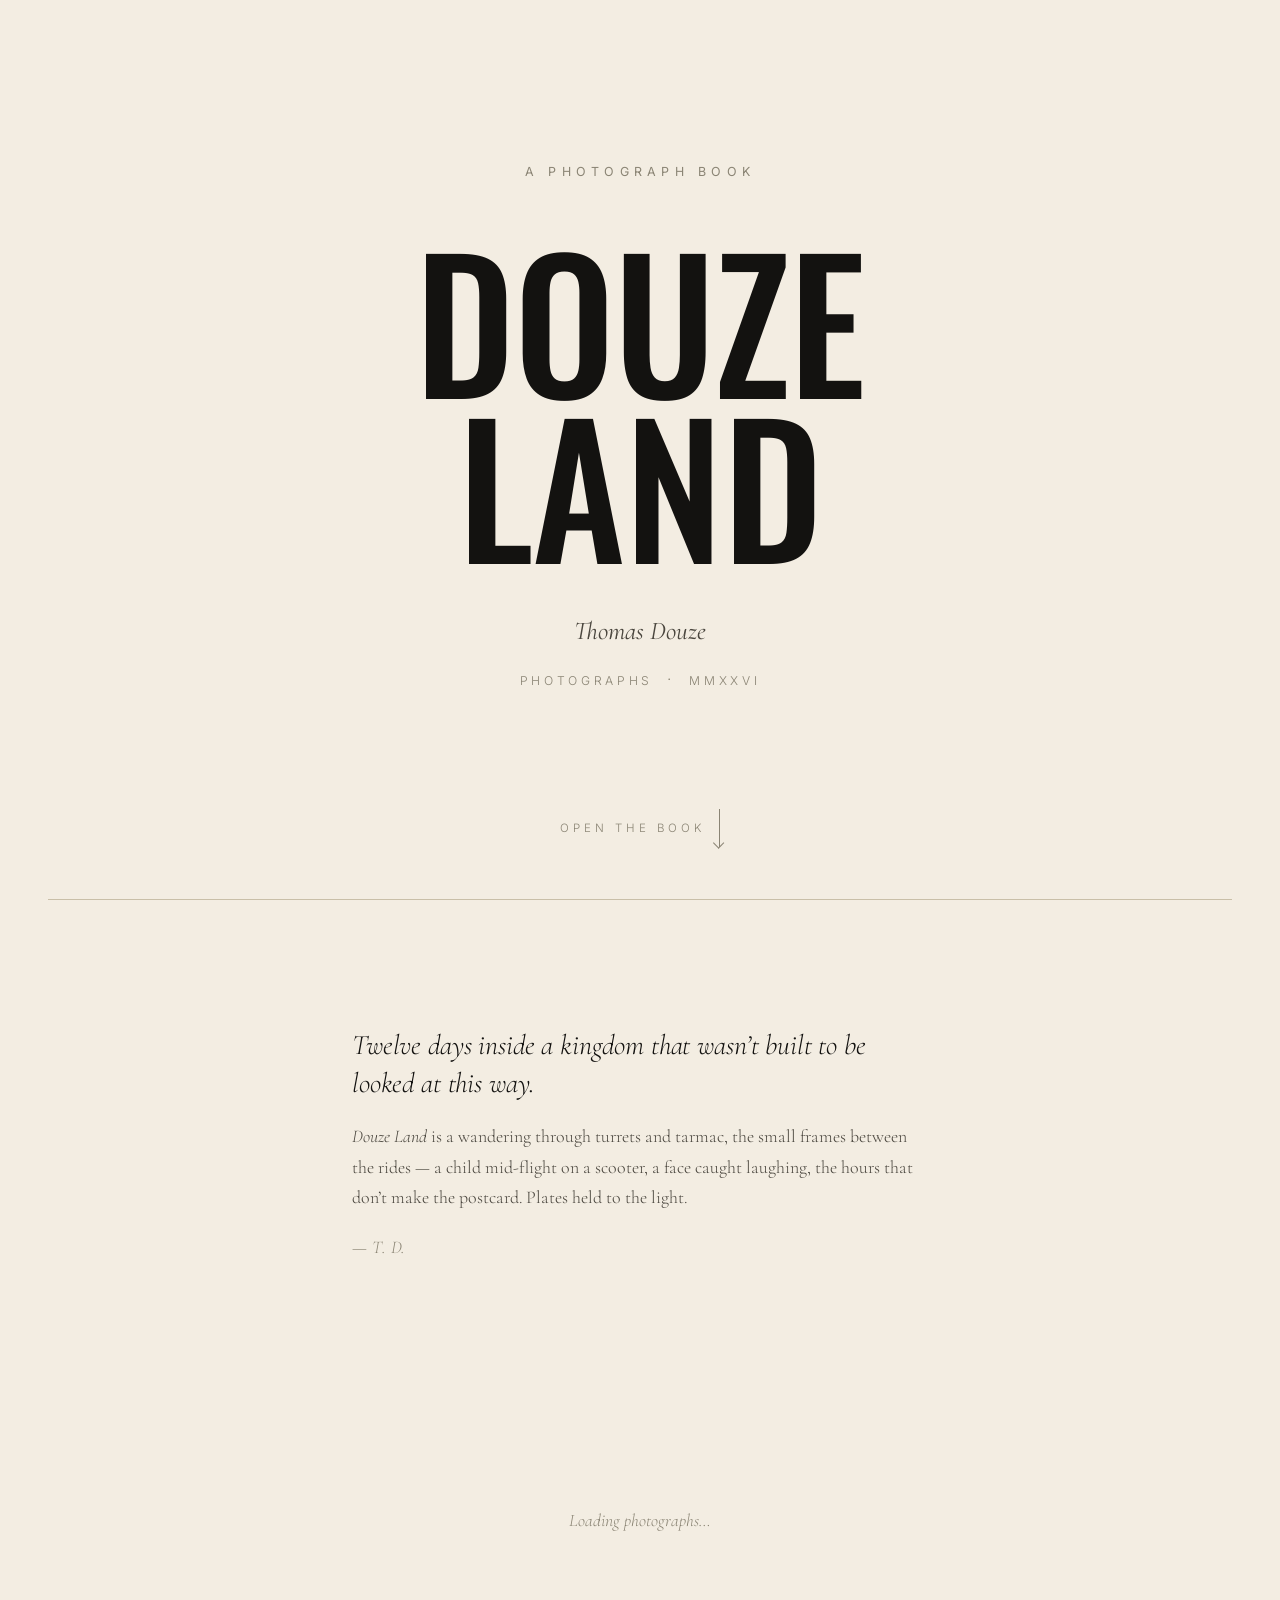
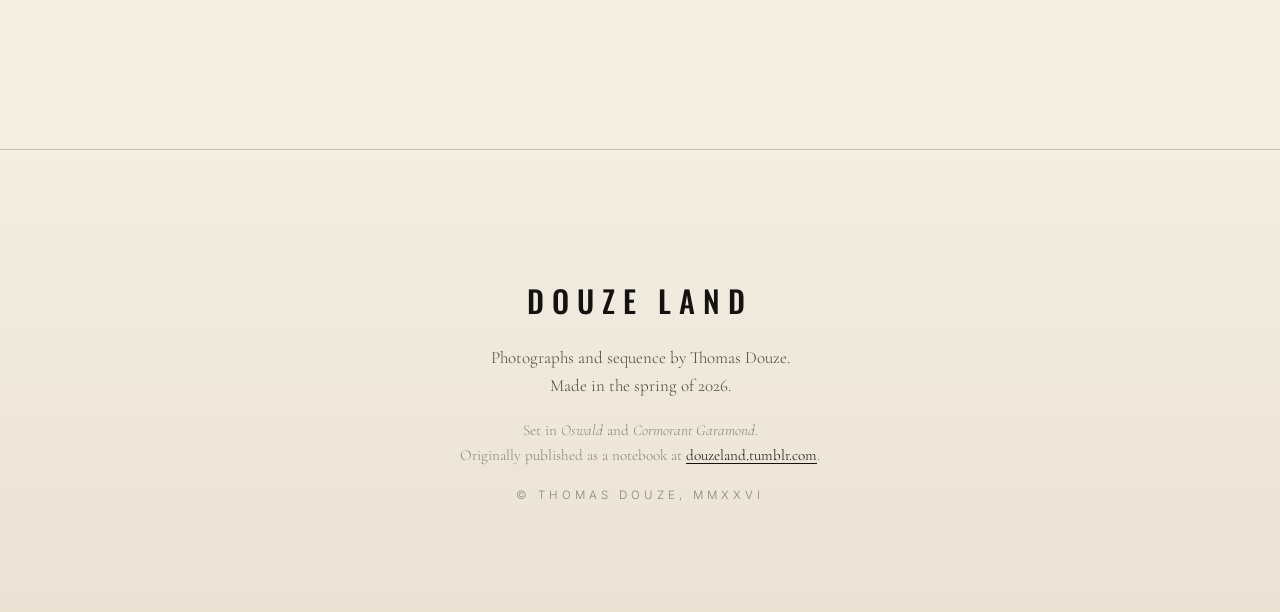
<file: index.html>
<!doctype html>
<html lang="en">
<head>
<meta charset="utf-8">
<meta name="viewport" content="width=device-width,initial-scale=1">
<title>Douze Land — Thomas Douze</title>
<meta name="description" content="Douze Land — a photograph book by Thomas Douze.">
<meta property="og:title" content="Douze Land">
<meta property="og:description" content="A photograph book by Thomas Douze.">
<meta property="og:type" content="website">
<link rel="preconnect" href="https://fonts.googleapis.com">
<link rel="preconnect" href="https://fonts.gstatic.com" crossorigin>
<link href="https://fonts.googleapis.com/css2?family=Oswald:wght@300;400;500;600;700&family=Cormorant+Garamond:ital,wght@0,300;0,400;0,500;1,300;1,400&family=Inter:wght@300;400;500&display=swap" rel="stylesheet">
<link rel="stylesheet" href="styles.css">
<script async src="https://www.googletagmanager.com/gtag/js?id=G-Y2PKR2R0RH"></script>
<script>
  window.dataLayer = window.dataLayer || [];
  function gtag(){dataLayer.push(arguments);}
  gtag('js', new Date());
  gtag('config', 'G-Y2PKR2R0RH');
</script>
</head>
<body>
  <a class="skip" href="#plates">Skip to photographs</a>

  <header class="cover" role="banner">
    <div class="cover__inner">
      <p class="cover__kicker">A photograph book</p>
      <h1 class="cover__title">
        <span class="cover__title-line">Douze</span>
        <span class="cover__title-line">Land</span>
      </h1>
      <p class="cover__author">Thomas&nbsp;Douze</p>
      <div class="cover__meta">
        <span class="cover__meta-count">Photographs</span>
        <span class="cover__meta-dot" aria-hidden="true">·</span>
        <span>MMXXVI</span>
      </div>
    </div>
    <a class="cover__scroll" href="#preface" aria-label="Begin">
      <span>Open the book</span>
      <span class="cover__arrow" aria-hidden="true"></span>
    </a>
  </header>

  <section class="preface" id="preface">
    <div class="preface__inner">
      <p class="preface__lede">Twelve days inside a kingdom that wasn&rsquo;t built to be looked at this way.</p>
      <p>
        <em>Douze Land</em> is a wandering through turrets and tarmac, the small
        frames between the rides &mdash; a child mid-flight on a scooter, a face caught
        laughing, the hours that don&rsquo;t make the postcard. Plates held to the light.
      </p>
      <p class="preface__sign">&mdash; T.&thinsp;D.</p>
    </div>
  </section>

  <main class="plates" id="plates" aria-busy="true">
    <p class="plates__loading">Loading photographs&hellip;</p>
  </main>

  <footer class="colophon">
    <div class="colophon__inner">
      <p class="colophon__mark">Douze Land</p>
      <p>
        Photographs and sequence by Thomas Douze.<br>
        Made in the spring of 2026.
      </p>
      <p class="colophon__credit">
        Set in <em>Oswald</em> and <em>Cormorant Garamond</em>.<br>
        Originally published as a notebook at
        <a href="https://douzeland.tumblr.com" rel="noopener">douzeland.tumblr.com</a>.
      </p>
      <p class="colophon__copy">&copy; Thomas Douze, MMXXVI</p>
    </div>
  </footer>

  <div class="lightbox" id="lightbox" hidden aria-hidden="true" role="dialog" aria-label="Photograph viewer">
    <button class="lightbox__close" aria-label="Close">&times;</button>
    <button class="lightbox__nav lightbox__nav--prev" aria-label="Previous photograph">&larr;</button>
    <figure class="lightbox__figure">
      <img class="lightbox__img" alt="">
      <figcaption class="lightbox__caption"></figcaption>
    </figure>
    <button class="lightbox__nav lightbox__nav--next" aria-label="Next photograph">&rarr;</button>
  </div>

  <script src="vendor/supabase.min.js" defer></script>
  <script src="config.js" defer></script>
  <script src="script.js" defer></script>
</body>
</html>
</file>
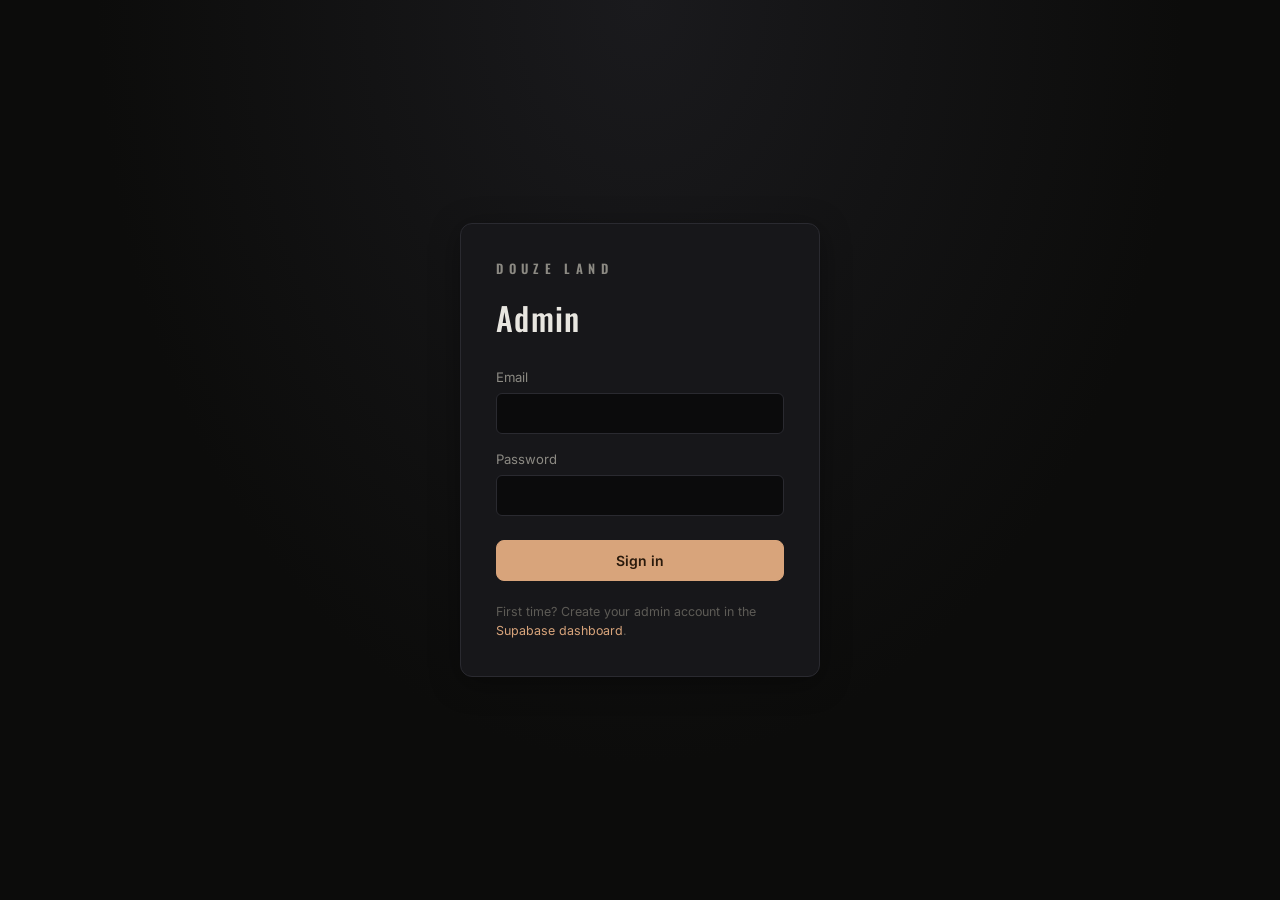
<file: admin.html>
<!doctype html>
<html lang="en">
<head>
<meta charset="utf-8">
<meta name="viewport" content="width=device-width,initial-scale=1">
<meta name="robots" content="noindex,nofollow">
<title>Douze Land — Admin</title>
<link rel="preconnect" href="https://fonts.googleapis.com">
<link rel="preconnect" href="https://fonts.gstatic.com" crossorigin>
<link href="https://fonts.googleapis.com/css2?family=Oswald:wght@400;500;600&family=Inter:wght@400;500;600&display=swap" rel="stylesheet">
<link rel="stylesheet" href="admin.css">
</head>
<body>

<!-- LOGIN -->
<section class="login" id="login" hidden>
  <div class="login__card">
    <p class="login__brand">DOUZE LAND</p>
    <h1 class="login__title">Admin</h1>
    <form id="login-form" class="login__form">
      <label>
        <span>Email</span>
        <input type="email" name="email" required autocomplete="username">
      </label>
      <label>
        <span>Password</span>
        <input type="password" name="password" required autocomplete="current-password" minlength="6">
      </label>
      <button type="submit" class="btn btn--primary">Sign in</button>
      <p class="login__error" id="login-error" hidden></p>
    </form>
    <p class="login__hint">
      First time? Create your admin account in the
      <a href="https://supabase.com/dashboard/project/sfavcvosruihezvgyjoj/auth/users" target="_blank" rel="noopener">Supabase dashboard</a>.
    </p>
  </div>
</section>

<!-- APP -->
<section class="app" id="app" hidden>
  <header class="topbar">
    <div class="topbar__left">
      <a class="topbar__brand" href="./" title="Open the public site">DOUZE LAND</a>
      <span class="topbar__sep">·</span>
      <span class="topbar__section">Admin</span>
    </div>
    <div class="topbar__right">
      <span class="topbar__user" id="who"></span>
      <button class="btn btn--ghost" id="btn-logout">Sign out</button>
    </div>
  </header>

  <main class="page">
    <section class="toolbar">
      <div class="toolbar__group">
        <label class="btn btn--primary" for="upload">
          <input type="file" id="upload" accept="image/*" multiple hidden>
          Upload photos
        </label>
        <button class="btn" id="btn-save-order" disabled>Save order</button>
        <button class="btn btn--ghost" id="btn-refresh">Refresh</button>
      </div>
      <div class="toolbar__group toolbar__group--right">
        <span class="toolbar__count" id="count">—</span>
      </div>
    </section>

    <p class="hint">Drag a photo to reorder. Click the caption to edit. Saved automatically on blur.</p>

    <ul class="photos" id="photos" aria-busy="true"></ul>

    <p class="empty" id="empty" hidden>No photographs yet. Upload some above.</p>
  </main>

  <div class="toast" id="toast" hidden></div>
</section>

<script src="vendor/supabase.min.js" defer></script>
<script src="config.js" defer></script>
<script src="admin.js" defer></script>
</body>
</html>
</file>
<file: styles.css>
/* ---- Tokens ------------------------------------------------------------ */
:root {
  --paper:      #f3ede2;        /* warm off-white, like uncoated book stock */
  --paper-deep: #ebe3d4;        /* slightly toasted edge */
  --ink:        #131210;        /* near-black with a hint of warmth */
  --ink-soft:   #4a463e;
  --ink-mute:   #8a8474;
  --rule:       #c9bfa8;
  --accent:     #8a2a16;        /* faded brick red — old print mark */
  --max:        1180px;
  --gutter:     clamp(1rem, 4vw, 3rem);

  --serif:      "Cormorant Garamond", "EB Garamond", Georgia, serif;
  --display:    "Oswald", "Helvetica Neue Condensed", "Arial Narrow", sans-serif;
  --sans:       "Inter", -apple-system, BlinkMacSystemFont, "Segoe UI", sans-serif;
}

* { box-sizing: border-box; }

html { scroll-behavior: smooth; }

body {
  margin: 0;
  background: var(--paper);
  color: var(--ink);
  font-family: var(--sans);
  font-weight: 300;
  font-size: 17px;
  line-height: 1.6;
  -webkit-font-smoothing: antialiased;
  text-rendering: optimizeLegibility;
  /* very subtle paper grain */
  background-image:
    radial-gradient(1px 1px at 20% 30%, rgba(0,0,0,0.018), transparent 50%),
    radial-gradient(1px 1px at 70% 60%, rgba(0,0,0,0.018), transparent 50%),
    radial-gradient(1px 1px at 40% 80%, rgba(0,0,0,0.020), transparent 50%);
  background-size: 240px 240px, 320px 320px, 280px 280px;
}

img { display: block; max-width: 100%; height: auto; }

a { color: var(--ink); text-underline-offset: 3px; text-decoration-thickness: 1px; }
a:hover { color: var(--accent); }

::selection { background: var(--accent); color: var(--paper); }

.skip {
  position: absolute; left: -9999px; top: auto;
  padding: .5rem 1rem; background: var(--ink); color: var(--paper); z-index: 100;
}
.skip:focus { left: 1rem; top: 1rem; }

/* ---- Cover ------------------------------------------------------------- */
.cover {
  min-height: 100svh;
  display: grid;
  grid-template-rows: 1fr auto;
  padding: clamp(2rem, 6vh, 4rem) var(--gutter) clamp(2rem, 5vh, 3rem);
  position: relative;
  overflow: hidden;
}

.cover::before {
  /* a faint horizon line, like a book endpaper */
  content: "";
  position: absolute;
  inset: auto 0 0 0;
  height: 1px;
  background: var(--rule);
  margin: 0 var(--gutter);
}

.cover__inner {
  align-self: center;
  max-width: var(--max);
  margin: 0 auto;
  width: 100%;
  text-align: center;
}

.cover__kicker {
  font-family: var(--sans);
  font-weight: 400;
  font-size: .78rem;
  letter-spacing: .42em;
  text-transform: uppercase;
  color: var(--ink-mute);
  margin: 0 0 clamp(2rem, 6vh, 3.5rem);
}

.cover__title {
  font-family: var(--display);
  font-weight: 500;
  font-size: clamp(4rem, 14vw, 11.5rem);
  line-height: .92;
  letter-spacing: -0.005em;
  margin: 0;
  color: var(--ink);
  text-transform: uppercase;
}
.cover__title-line {
  display: block;
}

.cover__author {
  font-family: var(--serif);
  font-style: italic;
  font-weight: 400;
  font-size: clamp(1.1rem, 2.4vw, 1.6rem);
  margin: clamp(2rem, 5vh, 3rem) 0 .9rem;
  color: var(--ink-soft);
}

.cover__meta {
  font-family: var(--sans);
  font-size: .76rem;
  letter-spacing: .3em;
  text-transform: uppercase;
  color: var(--ink-mute);
  display: inline-flex;
  flex-wrap: wrap;
  justify-content: center;
  gap: .4rem .9rem;
  align-items: center;
}
.cover__meta-dot { font-size: 1rem; line-height: 0; transform: translateY(-2px); }
@media (max-width: 460px) {
  .cover__meta { font-size: .68rem; letter-spacing: .25em; }
  .cover__meta-dot { display: none; }
}

.cover__scroll {
  justify-self: center;
  align-self: end;
  text-decoration: none;
  font-family: var(--sans);
  font-size: .72rem;
  letter-spacing: .35em;
  text-transform: uppercase;
  color: var(--ink-mute);
  display: inline-flex;
  align-items: center;
  gap: .9rem;
  padding: .5rem .8rem;
  transition: color .25s ease;
}
.cover__scroll:hover { color: var(--ink); }
.cover__arrow {
  width: 1px; height: 38px; background: currentColor; position: relative;
  animation: drop 2.2s ease-in-out infinite;
}
.cover__arrow::after {
  content: ""; position: absolute; bottom: 0; left: -3px; width: 7px; height: 7px;
  border-right: 1px solid currentColor; border-bottom: 1px solid currentColor;
  transform: rotate(45deg) translate(-1px, 1px);
}
@keyframes drop {
  0%, 100% { transform: translateY(0); opacity: .6; }
  50%      { transform: translateY(6px); opacity: 1; }
}

/* ---- Preface ----------------------------------------------------------- */
.preface {
  padding: clamp(5rem, 14vh, 9rem) var(--gutter) clamp(4rem, 12vh, 7rem);
  background: var(--paper);
  position: relative;
}
.preface__inner {
  max-width: 36rem;
  margin: 0 auto;
  font-family: var(--serif);
  font-size: clamp(1.05rem, 1.4vw, 1.25rem);
  line-height: 1.7;
  color: var(--ink-soft);
  text-align: left;
}
.preface__lede {
  font-style: italic;
  font-size: clamp(1.4rem, 2.2vw, 1.85rem);
  line-height: 1.35;
  color: var(--ink);
  margin: 0 0 2rem;
  letter-spacing: -0.005em;
}
.preface__inner p { margin: 0 0 1.2rem; }
.preface__sign {
  margin-top: 2.5rem;
  font-style: italic;
  letter-spacing: .04em;
  color: var(--ink-mute);
}

/* ---- Plates ------------------------------------------------------------ */
.plates {
  padding: clamp(2rem, 6vh, 4rem) 0 clamp(4rem, 12vh, 8rem);
  display: flex;
  flex-direction: column;
  align-items: center;
  gap: clamp(4rem, 10vh, 8rem);
  min-height: 40vh;
}
.plates__loading {
  font-family: var(--serif);
  font-style: italic;
  color: var(--ink-mute);
  font-size: 1.1rem;
  margin: 4rem 0;
}
.plate__words {
  font-family: var(--serif);
  font-style: italic;
  font-size: .92rem;
  letter-spacing: 0;
  text-transform: none;
  color: var(--ink-soft);
  margin-left: auto;
  text-align: right;
  max-width: 28rem;
}
.lightbox__words {
  font-family: var(--serif);
  font-style: italic;
  text-transform: none;
  letter-spacing: 0;
  color: rgba(243, 237, 226, 0.85);
  font-size: .95rem;
  margin-left: 1rem;
  max-width: 32rem;
  text-align: left;
}

/* ---- Social: like + comments ---------------------------------------- */
.plate__social {
  display: inline-flex;
  align-items: center;
  gap: 1.4rem;
  margin-left: auto;
  padding-left: 1.5rem;
}
.plate__btn {
  display: inline-flex;
  align-items: center;
  gap: .45rem;
  padding: .25rem .35rem;
  background: transparent;
  border: 0;
  cursor: pointer;
  color: var(--ink-mute);
  font: inherit;
  font-family: var(--display);
  font-weight: 500;
  font-size: .82rem;
  letter-spacing: .12em;
  transition: color .18s ease, transform .12s ease;
  -webkit-tap-highlight-color: transparent;
}
.plate__btn:hover { color: var(--ink); }
.plate__btn:active { transform: scale(.96); }
.plate__icon { display: block; }
.plate__like .plate__icon { transition: transform .25s cubic-bezier(.25,1.6,.4,1), color .2s ease; }
.plate__like.is-liked        { color: var(--accent); }
.plate__like.is-liked:hover  { color: var(--accent); }
.plate__like.is-liked .plate__icon { transform: scale(1.18); }
.plate__count {
  font-family: var(--sans);
  font-weight: 500;
  font-size: .76rem;
  letter-spacing: .06em;
  min-width: .9em;
  display: inline-block;
}

.plate__comments {
  margin: 1.2rem var(--gutter) 0;
  padding: 1.2rem 1.4rem;
  background: rgba(201, 191, 168, 0.18);
  border-top: 1px solid var(--rule);
  border-radius: 0;
  max-width: 56rem;
}
.plate__comments-list {
  list-style: none;
  margin: 0 0 1rem;
  padding: 0;
  display: flex;
  flex-direction: column;
  gap: .9rem;
}
.comment {
  font-family: var(--serif);
  color: var(--ink-soft);
  font-size: 1rem;
  line-height: 1.5;
}
.comment--empty {
  color: var(--ink-mute);
  font-style: italic;
}
.comment__head {
  display: flex;
  align-items: baseline;
  gap: .7rem;
  margin-bottom: .15rem;
}
.comment__author {
  font-family: var(--sans);
  font-weight: 500;
  font-size: .82rem;
  letter-spacing: .04em;
  color: var(--ink);
  text-transform: none;
}
.comment__when {
  font-family: var(--sans);
  font-size: .7rem;
  letter-spacing: .14em;
  text-transform: uppercase;
  color: var(--ink-mute);
}
.comment__body {
  margin: 0;
  font-size: 1rem;
  color: var(--ink-soft);
}

.plate__comment-form {
  display: flex;
  flex-direction: column;
  gap: .55rem;
  padding-top: 1rem;
  border-top: 1px solid rgba(201, 191, 168, 0.5);
}
.plate__field {
  width: 100%;
  background: var(--paper);
  border: 1px solid var(--rule);
  border-radius: 4px;
  padding: .55rem .7rem;
  font: inherit;
  color: var(--ink);
  outline: none;
  transition: border-color .15s ease, background .15s ease;
}
.plate__field:focus {
  border-color: var(--ink-soft);
  background: #fbf7ee;
}
.plate__field--name { font-family: var(--sans); font-size: .85rem; }
.plate__field--body { font-family: var(--serif); font-size: 1rem; line-height: 1.5; resize: vertical; min-height: 3rem; }
.plate__field::placeholder { color: var(--ink-mute); font-style: italic; }

.plate__form-row {
  display: flex;
  justify-content: space-between;
  align-items: center;
  gap: 1rem;
  margin-top: .2rem;
}
.plate__form-hint {
  font-family: var(--sans);
  font-size: .76rem;
  color: var(--ink-mute);
  font-style: italic;
}
.plate__post {
  font-family: var(--display);
  font-weight: 500;
  font-size: .8rem;
  letter-spacing: .26em;
  text-transform: uppercase;
  background: var(--ink);
  color: var(--paper);
  border: 0;
  padding: .55rem 1.1rem;
  border-radius: 2px;
  cursor: pointer;
  transition: background .15s ease, transform .08s ease;
}
.plate__post:hover  { background: var(--accent); }
.plate__post:active { transform: translateY(1px); }
.plate__post:disabled { opacity: .5; cursor: not-allowed; }

@media (max-width: 720px) {
  .plate__social { gap: .9rem; padding-left: .8rem; }
  .plate__comments { padding: 1rem 1rem; margin: .9rem var(--gutter) 0; }
}

.plate {
  margin: 0;
  width: 100%;
  max-width: 100%;
  padding: 0;
  opacity: 0;
  transform: translateY(24px);
  transition: opacity 1s ease, transform 1.1s cubic-bezier(.2,.65,.2,1);
}
.plate.is-visible { opacity: 1; transform: none; }

.plate__frame {
  position: relative;
  background: var(--paper-deep);
  overflow: hidden;
  cursor: zoom-in;
}

.plate__frame img {
  width: 100%;
  height: auto;
  display: block;
  transition: transform 1.6s cubic-bezier(.2,.65,.2,1), opacity .6s ease;
}
.plate__frame:hover img { transform: scale(1.012); }

.plate__caption {
  display: flex;
  align-items: center;
  flex-wrap: wrap;
  gap: .6rem 1rem;
  margin: 1.1rem 0 0;
  padding: 0 var(--gutter);
  font-family: var(--sans);
  font-size: .72rem;
  letter-spacing: .32em;
  text-transform: uppercase;
  color: var(--ink-mute);
}
.plate__num {
  font-family: var(--display);
  font-weight: 500;
  font-size: .92rem;
  letter-spacing: .14em;
  color: var(--ink);
  min-width: 2.4em;
}
.plate__rule {
  flex: 1; height: 1px; background: var(--rule); max-width: 8rem;
}
.plate__title { font-style: normal; }

/* ---- Colophon ---------------------------------------------------------- */
.colophon {
  padding: clamp(5rem, 14vh, 10rem) var(--gutter) clamp(4rem, 10vh, 6rem);
  background: linear-gradient(to bottom, var(--paper), var(--paper-deep));
  text-align: center;
  border-top: 1px solid var(--rule);
}
.colophon__inner {
  max-width: 36rem;
  margin: 0 auto;
  font-family: var(--serif);
  color: var(--ink-soft);
  line-height: 1.65;
}
.colophon__mark {
  font-family: var(--display);
  font-weight: 500;
  font-size: clamp(1.4rem, 2.6vw, 1.9rem);
  letter-spacing: .26em;
  text-transform: uppercase;
  color: var(--ink);
  margin: 0 0 2rem;
}
.colophon p { margin: 0 0 1.1rem; }
.colophon__credit { color: var(--ink-mute); font-size: .95rem; }
.colophon__copy {
  margin-top: 2.5rem;
  font-family: var(--sans);
  font-size: .72rem;
  letter-spacing: .35em;
  text-transform: uppercase;
  color: var(--ink-mute);
}

/* ---- Lightbox ---------------------------------------------------------- */
.lightbox {
  position: fixed; inset: 0; z-index: 50;
  background: rgba(15, 13, 10, 0.96);
  display: flex; align-items: center; justify-content: center;
  padding: clamp(1rem, 4vw, 3rem);
  opacity: 0;
  transition: opacity .3s ease;
}
.lightbox[hidden] { display: none; }
.lightbox.is-open { opacity: 1; }

.lightbox__figure {
  margin: 0;
  max-width: 100%;
  max-height: 100%;
  display: flex; flex-direction: column; align-items: center; gap: 1rem;
}
.lightbox__img {
  max-width: 100%;
  max-height: calc(100vh - 8rem);
  object-fit: contain;
  background: #1a1814;
  box-shadow: 0 30px 80px rgba(0,0,0,0.5);
}
.lightbox__caption {
  font-family: var(--sans);
  font-size: .72rem;
  letter-spacing: .35em;
  text-transform: uppercase;
  color: rgba(243, 237, 226, 0.7);
  display: flex; gap: 1rem; align-items: center;
}
.lightbox__caption .num {
  font-family: var(--display);
  font-weight: 500;
  font-size: .9rem;
  color: var(--paper);
  letter-spacing: .14em;
}

.lightbox__close,
.lightbox__nav {
  position: absolute;
  background: transparent;
  border: 1px solid rgba(243, 237, 226, 0.25);
  color: var(--paper);
  cursor: pointer;
  font-family: var(--sans);
  font-size: 1.4rem;
  width: 3rem; height: 3rem;
  display: grid; place-items: center;
  transition: background .2s ease, border-color .2s ease;
}
.lightbox__close:hover,
.lightbox__nav:hover { background: rgba(243, 237, 226, 0.08); border-color: rgba(243, 237, 226, 0.5); }

.lightbox__close { top: 1.5rem; right: 1.5rem; font-size: 1.8rem; }
.lightbox__nav--prev { left: 1.5rem; top: 50%; transform: translateY(-50%); }
.lightbox__nav--next { right: 1.5rem; top: 50%; transform: translateY(-50%); }

@media (max-width: 640px) {
  .lightbox__close { top: .75rem; right: .75rem; }
  .lightbox__nav { width: 2.4rem; height: 2.4rem; font-size: 1.1rem; }
  .lightbox__nav--prev { left: .5rem; }
  .lightbox__nav--next { right: .5rem; }
}

/* ---- Reduced motion ---------------------------------------------------- */
@media (prefers-reduced-motion: reduce) {
  .plate { opacity: 1; transform: none; transition: none; }
  .cover__arrow { animation: none; }
  .plate__frame:hover img { transform: none; }
  html { scroll-behavior: auto; }
}

/* ---- Mobile tweaks ----------------------------------------------------- */
@media (max-width: 720px) {
  .cover__title { font-size: clamp(4.4rem, 24vw, 8rem); }
  .plate__caption { font-size: .68rem; gap: .7rem; }
}
</file>
<file: admin.css>
/* ---- Tokens ------------------------------------------------------- */
:root {
  --bg:        #0e0e0d;
  --panel:     #17171a;
  --panel-hi:  #1f1f23;
  --line:      #2a2a30;
  --line-hi:   #3b3b44;
  --text:      #e8e6e0;
  --text-mute: #8c8a83;
  --text-dim:  #5d5b56;
  --accent:    #d8a47b;     /* warm sand */
  --accent-hi: #f0bf99;
  --danger:    #c95a4a;
  --success:   #6ab07c;
  --radius:    8px;
  --shadow:    0 6px 30px rgba(0,0,0,.35);
}

* { box-sizing: border-box; }
[hidden] { display: none !important; }
html, body { height: 100%; }
body {
  margin: 0;
  background: var(--bg);
  color: var(--text);
  font-family: "Inter", -apple-system, BlinkMacSystemFont, "Segoe UI", sans-serif;
  font-size: 14px;
  line-height: 1.5;
  -webkit-font-smoothing: antialiased;
}

a { color: var(--accent); text-decoration: none; }
a:hover { color: var(--accent-hi); text-decoration: underline; }

img { display: block; max-width: 100%; }

/* ---- Buttons ------------------------------------------------------ */
.btn {
  display: inline-flex; align-items: center; gap: .5rem;
  padding: .55rem .9rem;
  background: var(--panel-hi);
  color: var(--text);
  border: 1px solid var(--line);
  border-radius: var(--radius);
  font: inherit; font-weight: 500;
  cursor: pointer;
  transition: background .15s ease, border-color .15s ease, color .15s ease, transform .05s ease;
  user-select: none;
}
.btn:hover { background: #25252a; border-color: var(--line-hi); }
.btn:active { transform: translateY(1px); }
.btn:disabled { opacity: .45; cursor: not-allowed; }

.btn--primary {
  background: var(--accent);
  color: #2a1a0c;
  border-color: var(--accent);
  font-weight: 600;
}
.btn--primary:hover { background: var(--accent-hi); border-color: var(--accent-hi); color: #2a1a0c; }

.btn--ghost { background: transparent; }
.btn--ghost:hover { background: var(--panel-hi); }

.btn--danger { color: #e9b3aa; border-color: #4b2724; }
.btn--danger:hover { background: #3a201d; color: #ffd6cd; border-color: #6a3a35; }

/* ---- Login -------------------------------------------------------- */
.login {
  min-height: 100vh;
  display: grid;
  place-items: center;
  padding: 2rem;
  background: radial-gradient(ellipse at top, #1a1a1d 0%, #0c0c0b 60%);
}
.login__card {
  width: 100%; max-width: 360px;
  background: var(--panel);
  border: 1px solid var(--line);
  border-radius: 12px;
  padding: 2.2rem;
  box-shadow: var(--shadow);
}
.login__brand {
  font-family: "Oswald", sans-serif;
  font-weight: 600;
  font-size: .8rem;
  letter-spacing: .42em;
  color: var(--text-mute);
  margin: 0 0 1rem;
}
.login__title {
  font-family: "Oswald", sans-serif;
  font-weight: 500;
  font-size: 2rem;
  letter-spacing: .04em;
  margin: 0 0 1.6rem;
}
.login__form { display: flex; flex-direction: column; gap: 1rem; }
.login__form label { display: flex; flex-direction: column; gap: .35rem; font-size: .82rem; color: var(--text-mute); }
.login__form input {
  background: #0b0b0c;
  color: var(--text);
  border: 1px solid var(--line);
  border-radius: 6px;
  padding: .6rem .75rem;
  font: inherit;
  outline: none;
  transition: border-color .15s ease;
}
.login__form input:focus { border-color: var(--accent); }
.login__form button { margin-top: .5rem; justify-content: center; }
.login__error {
  margin: 0; padding: .55rem .7rem;
  background: #3a201d; color: #ffd0c8;
  border: 1px solid #4b2724; border-radius: 6px;
  font-size: .82rem;
}
.login__hint { color: var(--text-dim); font-size: .78rem; margin: 1.4rem 0 0; }

/* ---- Topbar ------------------------------------------------------- */
.topbar {
  position: sticky; top: 0; z-index: 5;
  background: rgba(14,14,13,0.85);
  backdrop-filter: blur(10px);
  border-bottom: 1px solid var(--line);
  padding: .8rem 1.2rem;
  display: flex; justify-content: space-between; align-items: center;
  gap: 1rem;
}
.topbar__left { display: flex; align-items: center; gap: .6rem; min-width: 0; }
.topbar__brand {
  font-family: "Oswald", sans-serif;
  font-weight: 600;
  font-size: .92rem;
  letter-spacing: .28em;
  color: var(--text);
  text-decoration: none;
}
.topbar__brand:hover { color: var(--accent); text-decoration: none; }
.topbar__sep { color: var(--text-dim); }
.topbar__section { color: var(--text-mute); font-size: .85rem; letter-spacing: .12em; text-transform: uppercase; }
.topbar__right { display: flex; align-items: center; gap: .8rem; }
.topbar__user { color: var(--text-mute); font-size: .82rem; max-width: 18rem; overflow: hidden; text-overflow: ellipsis; white-space: nowrap; }

/* ---- Page --------------------------------------------------------- */
.page { max-width: 1240px; margin: 0 auto; padding: 1.4rem 1.2rem 5rem; }

.toolbar {
  display: flex; justify-content: space-between; align-items: center; gap: 1rem;
  margin: 0 0 .8rem;
  flex-wrap: wrap;
}
.toolbar__group { display: flex; gap: .5rem; align-items: center; flex-wrap: wrap; }
.toolbar__count { color: var(--text-mute); font-size: .85rem; }

.hint { color: var(--text-dim); font-size: .82rem; margin: 0 0 1.4rem; }

/* ---- Photos grid -------------------------------------------------- */
.photos {
  list-style: none; margin: 0; padding: 0;
  display: grid;
  grid-template-columns: repeat(auto-fill, minmax(220px, 1fr));
  gap: 1rem;
}
.photos[aria-busy="true"]::before {
  content: "Loading…";
  display: block;
  grid-column: 1 / -1;
  text-align: center;
  color: var(--text-mute);
  padding: 3rem 0;
}

.photo {
  position: relative;
  background: var(--panel);
  border: 1px solid var(--line);
  border-radius: var(--radius);
  overflow: hidden;
  transition: border-color .15s ease, transform .15s ease;
  cursor: grab;
  display: flex;
  flex-direction: column;
}
.photo:hover { border-color: var(--line-hi); }
.photo.is-dragging { opacity: .35; cursor: grabbing; }
.photo.drop-before { box-shadow: -3px 0 0 0 var(--accent); }
.photo.drop-after  { box-shadow:  3px 0 0 0 var(--accent); }

.photo__pos {
  position: absolute; top: .5rem; left: .5rem; z-index: 1;
  background: rgba(0,0,0,.65);
  color: var(--text);
  padding: .15rem .5rem;
  border-radius: 4px;
  font-family: "Oswald", sans-serif;
  font-size: .75rem;
  letter-spacing: .12em;
  pointer-events: none;
}
.photo__src {
  position: absolute; top: .5rem; right: .5rem; z-index: 1;
  font-size: .62rem; letter-spacing: .15em; text-transform: uppercase;
  color: var(--text-mute);
  background: rgba(0,0,0,.55);
  border-radius: 4px;
  padding: .15rem .4rem;
  pointer-events: none;
}
.photo__src--legacy { color: #c8b58a; }
.photo__src--storage { color: #8acab2; }

.photo__img {
  width: 100%;
  aspect-ratio: 3 / 2;
  object-fit: cover;
  background: #0b0b0c;
  border-bottom: 1px solid var(--line);
}

.photo__body {
  padding: .65rem .75rem .75rem;
  display: flex; flex-direction: column; gap: .55rem;
}

.photo__caption {
  display: block; width: 100%;
  background: transparent;
  border: 1px solid transparent;
  border-radius: 4px;
  color: var(--text);
  font: inherit;
  padding: .35rem .45rem;
  resize: vertical;
  min-height: 2.2rem;
  outline: none;
  transition: background .15s, border-color .15s;
}
.photo__caption:hover { background: #1c1c20; }
.photo__caption:focus { background: #0b0b0c; border-color: var(--line-hi); }
.photo__caption::placeholder { color: var(--text-dim); }

.photo__row { display: flex; justify-content: space-between; align-items: center; gap: .5rem; }
.photo__meta { color: var(--text-dim); font-size: .72rem; letter-spacing: .04em; }

/* ---- Toast -------------------------------------------------------- */
.toast {
  position: fixed; bottom: 1.5rem; right: 1.5rem; z-index: 10;
  background: var(--panel);
  color: var(--text);
  padding: .7rem 1rem;
  border-radius: 6px;
  border: 1px solid var(--line);
  box-shadow: var(--shadow);
  font-size: .85rem;
  max-width: 380px;
  opacity: 0;
  transform: translateY(8px);
  transition: opacity .2s ease, transform .2s ease;
}
.toast[hidden] { display: none; }
.toast.is-show { opacity: 1; transform: none; }
.toast--error   { border-color: #6a3a35; color: #ffd6cd; }
.toast--success { border-color: #2f5a3a; color: #c8e7d2; }

/* ---- Empty -------------------------------------------------------- */
.empty {
  text-align: center;
  color: var(--text-mute);
  margin: 4rem auto 0;
  font-style: italic;
}

@media (max-width: 540px) {
  .topbar { padding: .7rem .9rem; }
  .topbar__user { display: none; }
  .page { padding: 1rem .9rem 4rem; }
  .photos { grid-template-columns: repeat(auto-fill, minmax(160px, 1fr)); gap: .7rem; }
}
</file>
